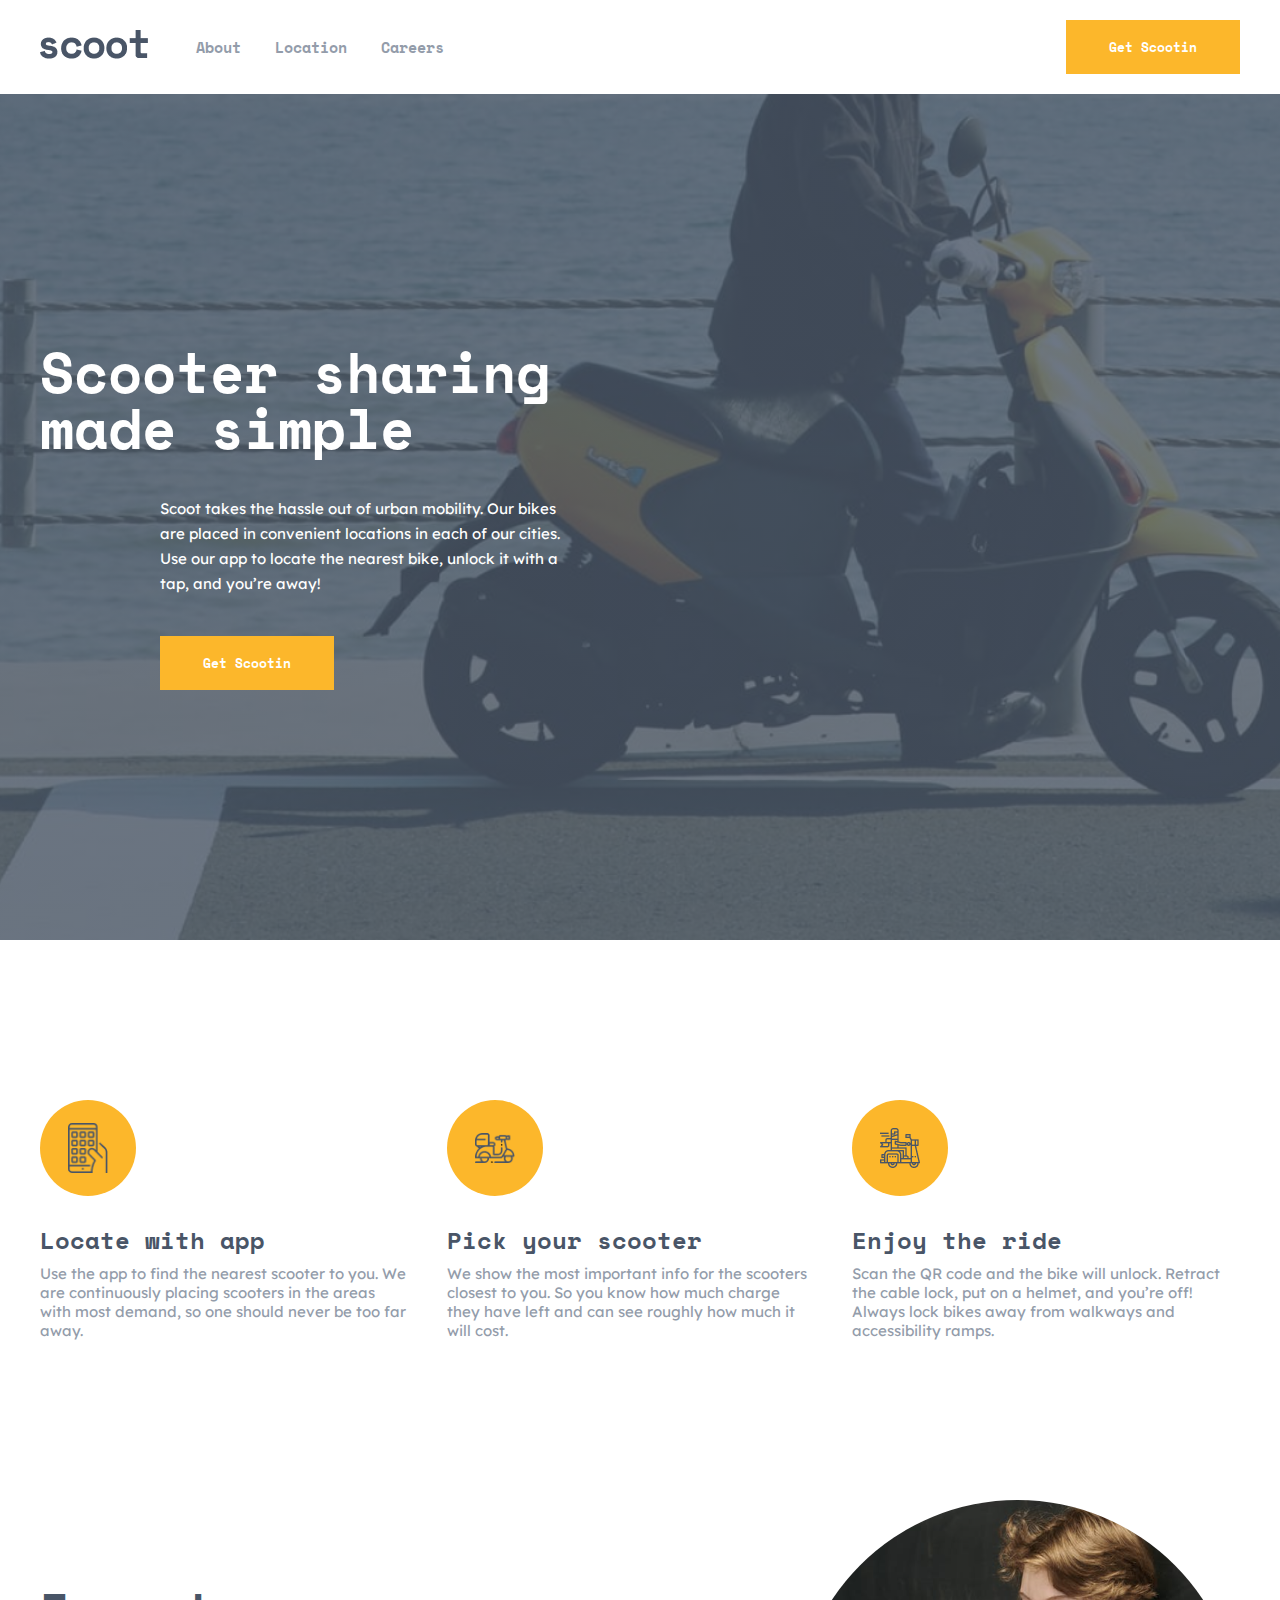
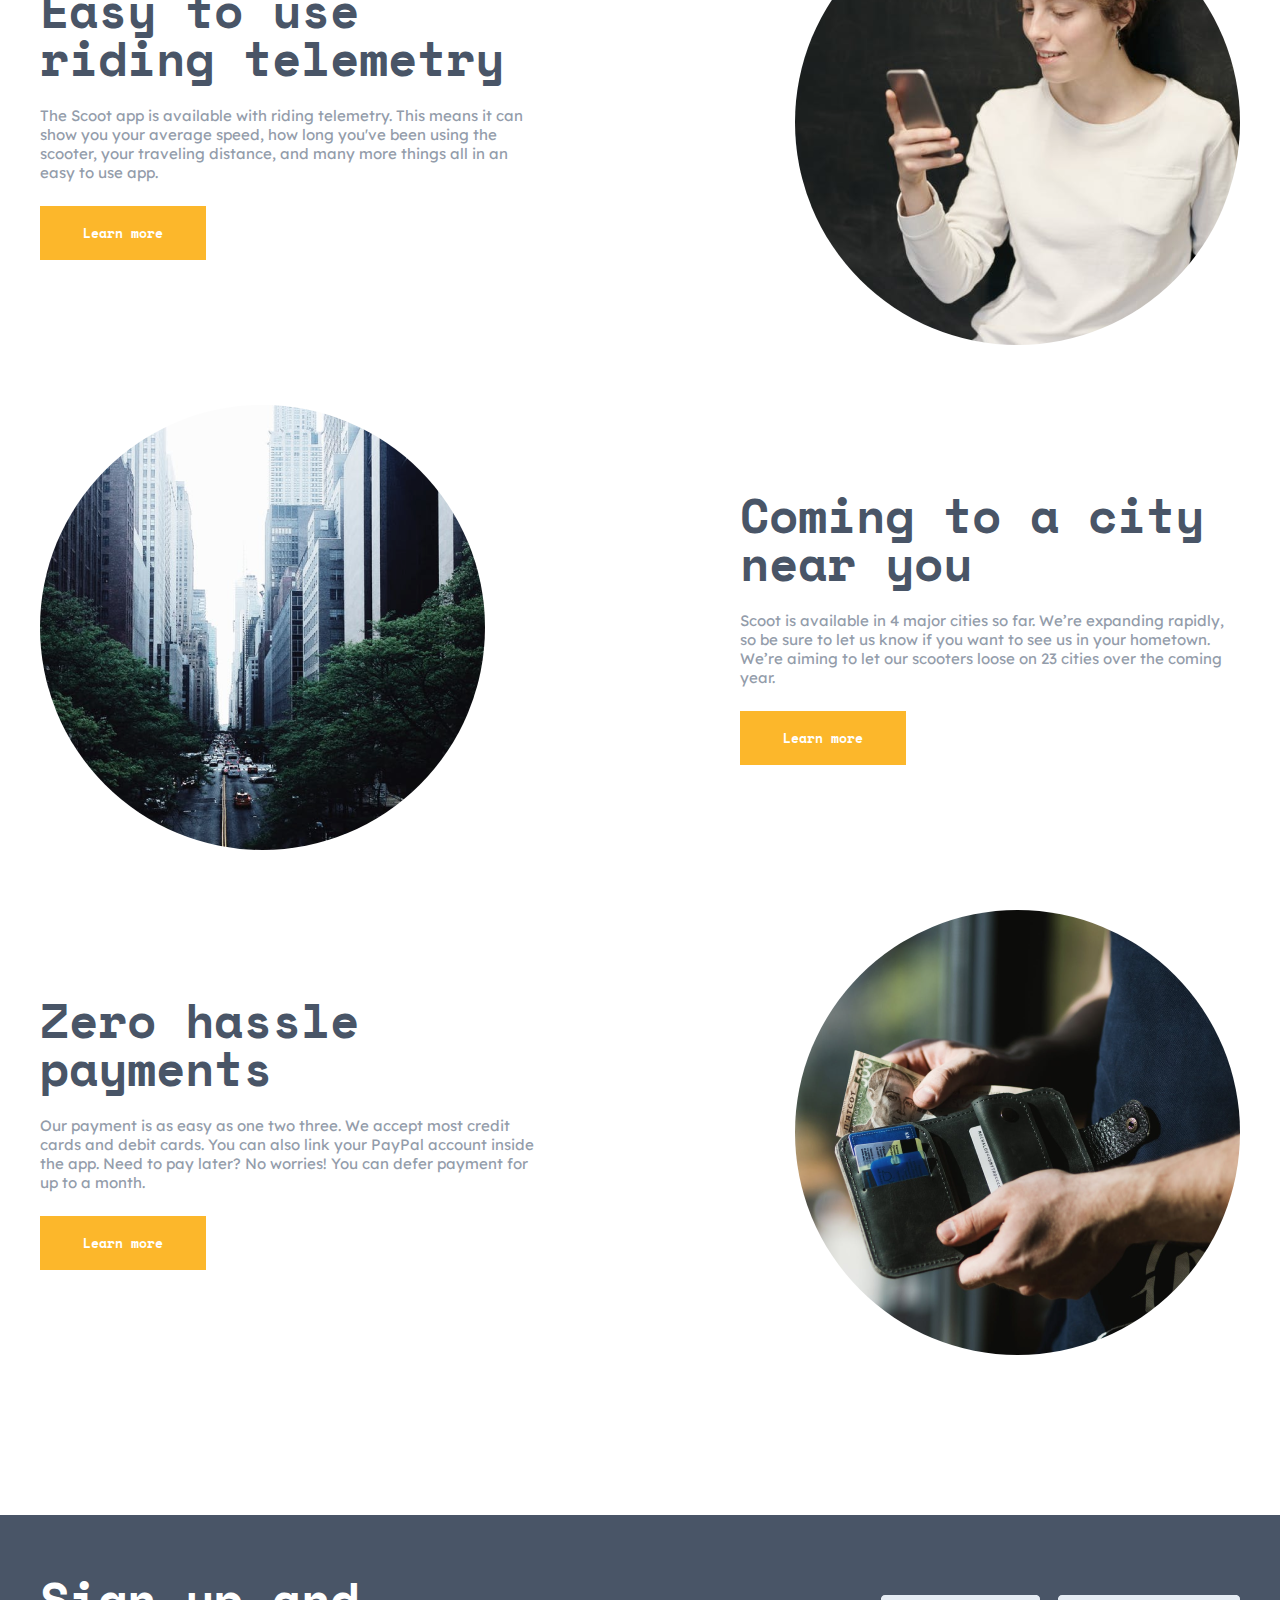
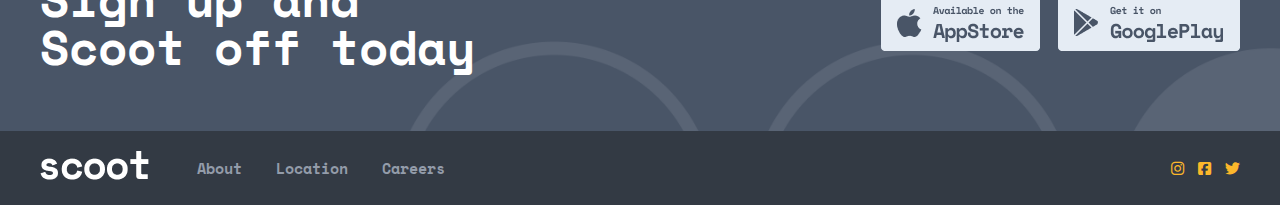
<file: index.html>
<!DOCTYPE html>
<html lang="en">
  <head>
    <meta charset="UTF-8" />
    <meta http-equiv="X-UA-Compatible" content="IE=edge" />
    <meta name="viewport" content="width=device-width, initial-scale=1.0" />

    <link rel="preconnect" href="https://fonts.googleapis.com" />
    <link rel="preconnect" href="https://fonts.gstatic.com" crossorigin />
    <link
      href="https://fonts.googleapis.com/css2?family=Space+Mono:ital,wght@0,400;0,700;1,400;1,700&display=swap"
      rel="stylesheet"
    />

    <link rel="preconnect" href="https://fonts.googleapis.com" />
    <link rel="preconnect" href="https://fonts.gstatic.com" crossorigin />
    <link
      href="https://fonts.googleapis.com/css2?family=Lexend+Deca:wght@100..900&family=Space+Mono:ital,wght@0,400;0,700;1,400;1,700&display=swap"
      rel="stylesheet"
    />

    <link
      rel="stylesheet"
      href="https://cdnjs.cloudflare.com/ajax/libs/font-awesome/6.6.0/css/all.min.css"
    />

    <link rel="stylesheet" href="css/general.css" />
    <link rel="stylesheet" href="css/style.css" />
    <link rel="stylesheet" href="css/queries.css" />

    <title>Scoot</title>
  </head>
  <body>
    <header class="padding flex container">
      <i class="hamburger fa-solid fa-bars"></i>
      <a href="/"
        ><img class="logo" src="img/scoot-logo.png" alt="scoot logo"
      /></a>
      <nav class="nav">
        <ul class="nav-list flex">
          <li><a class="link" href="about.html">About</a></li>
          <li><a class="link" href="#">Location</a></li>
          <li><a class="link" href="#">Careers</a></li>
        </ul>
      </nav>
      <button class="btn" type="button">Get Scootin</button>
    </header>
    <main>
      <section class="hero">
        <div class="container">
          <h1 class="white-text">Scooter sharing made simple</h1>
          <p class="hero-description">
            Scoot takes the hassle out of urban mobility. Our bikes are placed
            in convenient locations in each of our cities. Use our app to locate
            the nearest bike, unlock it with a tap, and you’re away!
          </p>
          <button class="btn btn-hero" type="button">Get Scootin</button>
        </div>
      </section>
      <section class="steps container flex">
        <article class="step flex">
          <figure class="orange-background">
            <img class="icon" src="img/phone-icon.png" alt="icon" />
          </figure>
          <hgroup class="group">
            <h2 class="dark-text h2-small">Locate with app</h2>
            <p class="step-description">
              Use the app to find the nearest scooter to you. We are
              continuously placing scooters in the areas with most demand, so
              one should never be too far away.
            </p>
          </hgroup>
        </article>
        <article class="step flex">
          <figure class="orange-background">
            <img class="icon" src="img/scooter-icon-1.png" alt="icon" />
          </figure>
          <hgroup class="group">
            <h2 class="dark-text h2-small">Pick your scooter</h2>
            <p class="step-description">
              We show the most important info for the scooters closest to you.
              So you know how much charge they have left and can see roughly how
              much it will cost.
            </p>
          </hgroup>
        </article>
        <article class="step flex">
          <figure class="orange-background">
            <img class="icon" src="img/scooter-icon-2.png" alt="icon" />
          </figure>
          <hgroup class="group">
            <h2 class="dark-text h2-small">Enjoy the ride</h2>
            <p class="step-description">
              Scan the QR code and the bike will unlock. Retract the cable lock,
              put on a helmet, and you’re off! Always lock bikes away from
              walkways and accessibility ramps.
            </p>
          </hgroup>
        </article>
      </section>
      <section class="flex qualities container">
        <article class="flex quality-1">
          <img
            class="img-circle img-quality"
            src="img/user.png"
            alt="user of app"
          />
          <div class="quality-content">
            <h2 class="dark-text">Easy to use riding telemetry</h2>
            <p class="quality-description">
              The Scoot app is available with riding telemetry. This means it
              can show you your average speed, how long you've been using the
              scooter, your traveling distance, and many more things all in an
              easy to use app.
            </p>
            <button class="btn" type="button">Learn more</button>
          </div>
        </article>
        <article class="flex quality-2">
          <img class="img-circle img-quality" src="img/city.png" alt="city" />
          <div class="quality-content">
            <h2 class="dark-text">Coming to a city near you</h2>
            <p class="quality-description">
              Scoot is available in 4 major cities so far. We’re expanding
              rapidly, so be sure to let us know if you want to see us in your
              hometown. We’re aiming to let our scooters loose on 23 cities over
              the coming year.
            </p>
            <button class="btn" type="button">Learn more</button>
          </div>
        </article>
        <article class="flex quality-3">
          <img
            class="img-circle img-quality"
            src="img/payment.png"
            alt="payment"
          />
          <div class="quality-content">
            <h2 class="dark-text">Zero hassle payments</h2>
            <p class="quality-description">
              Our payment is as easy as one two three. We accept most credit
              cards and debit cards. You can also link your PayPal account
              inside the app. Need to pay later? No worries! You can defer
              payment for up to a month.
            </p>
            <button class="btn" type="button">Learn more</button>
          </div>
        </article>
      </section>
      <section class="cta">
        <div class="cta-content container flex">
          <h2 class="white-text">Sign up and Scoot off today</h2>
          <img class="img-cta" src="img/stores.png" alt="app and play store" />
        </div>
      </section>
    </main>
    <footer class="padding">
      <div class="footer-content flex container">
        <a href="/"
          ><img class="logo" src="img/logo-white.png" alt="scoot logo"
        /></a>
        <nav class="nav">
          <ul class="nav-list flex">
            <li><a class="link" href="about.html">About</a></li>
            <li><a class="link" href="#">Location</a></li>
            <li><a class="link" href="#">Careers</a></li>
          </ul>
        </nav>
        <div class="social-media">
          <a href="#"><i class="fa-brands fa-instagram"></i></a>
          <a href="#"><i class="fa-brands fa-square-facebook"></i></a>
          <a href="#"><i class="fa-brands fa-twitter"></i></a>
        </div>
      </div>
    </footer>
  </body>
</html>
</file>
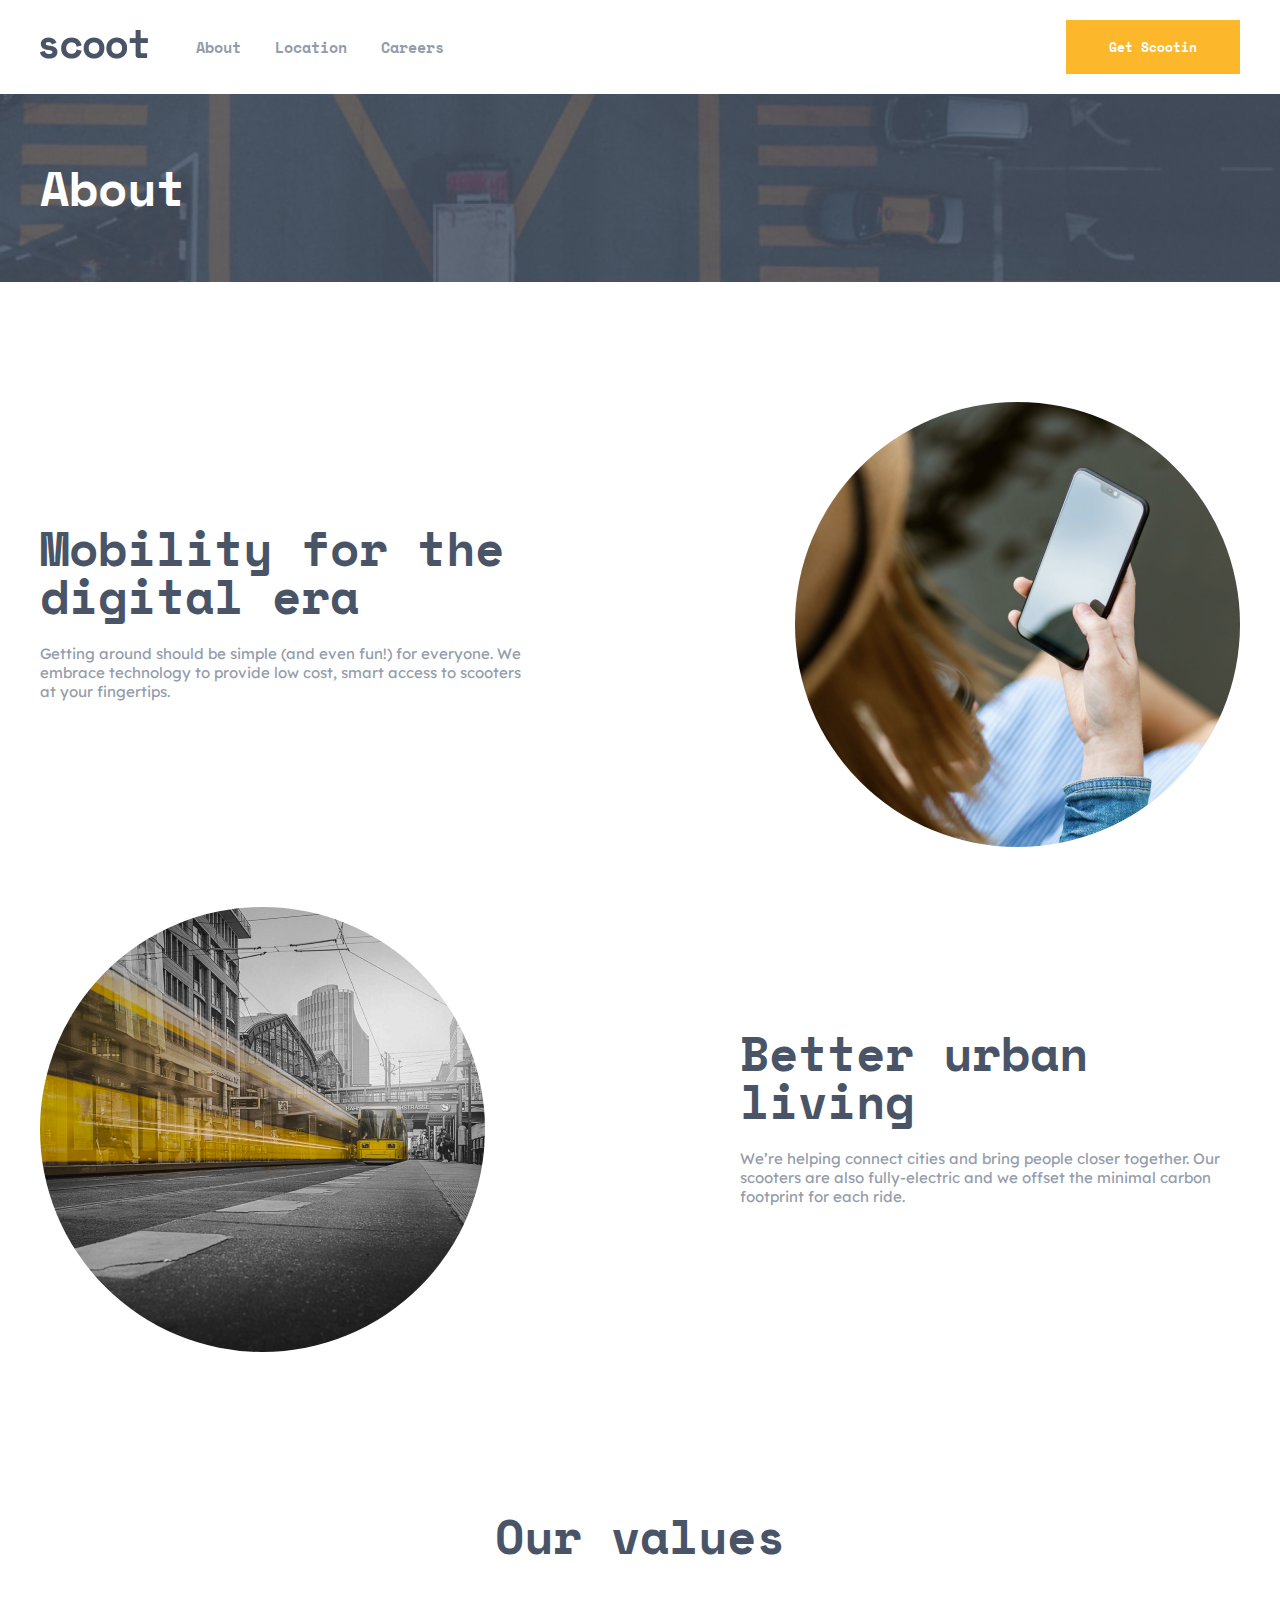
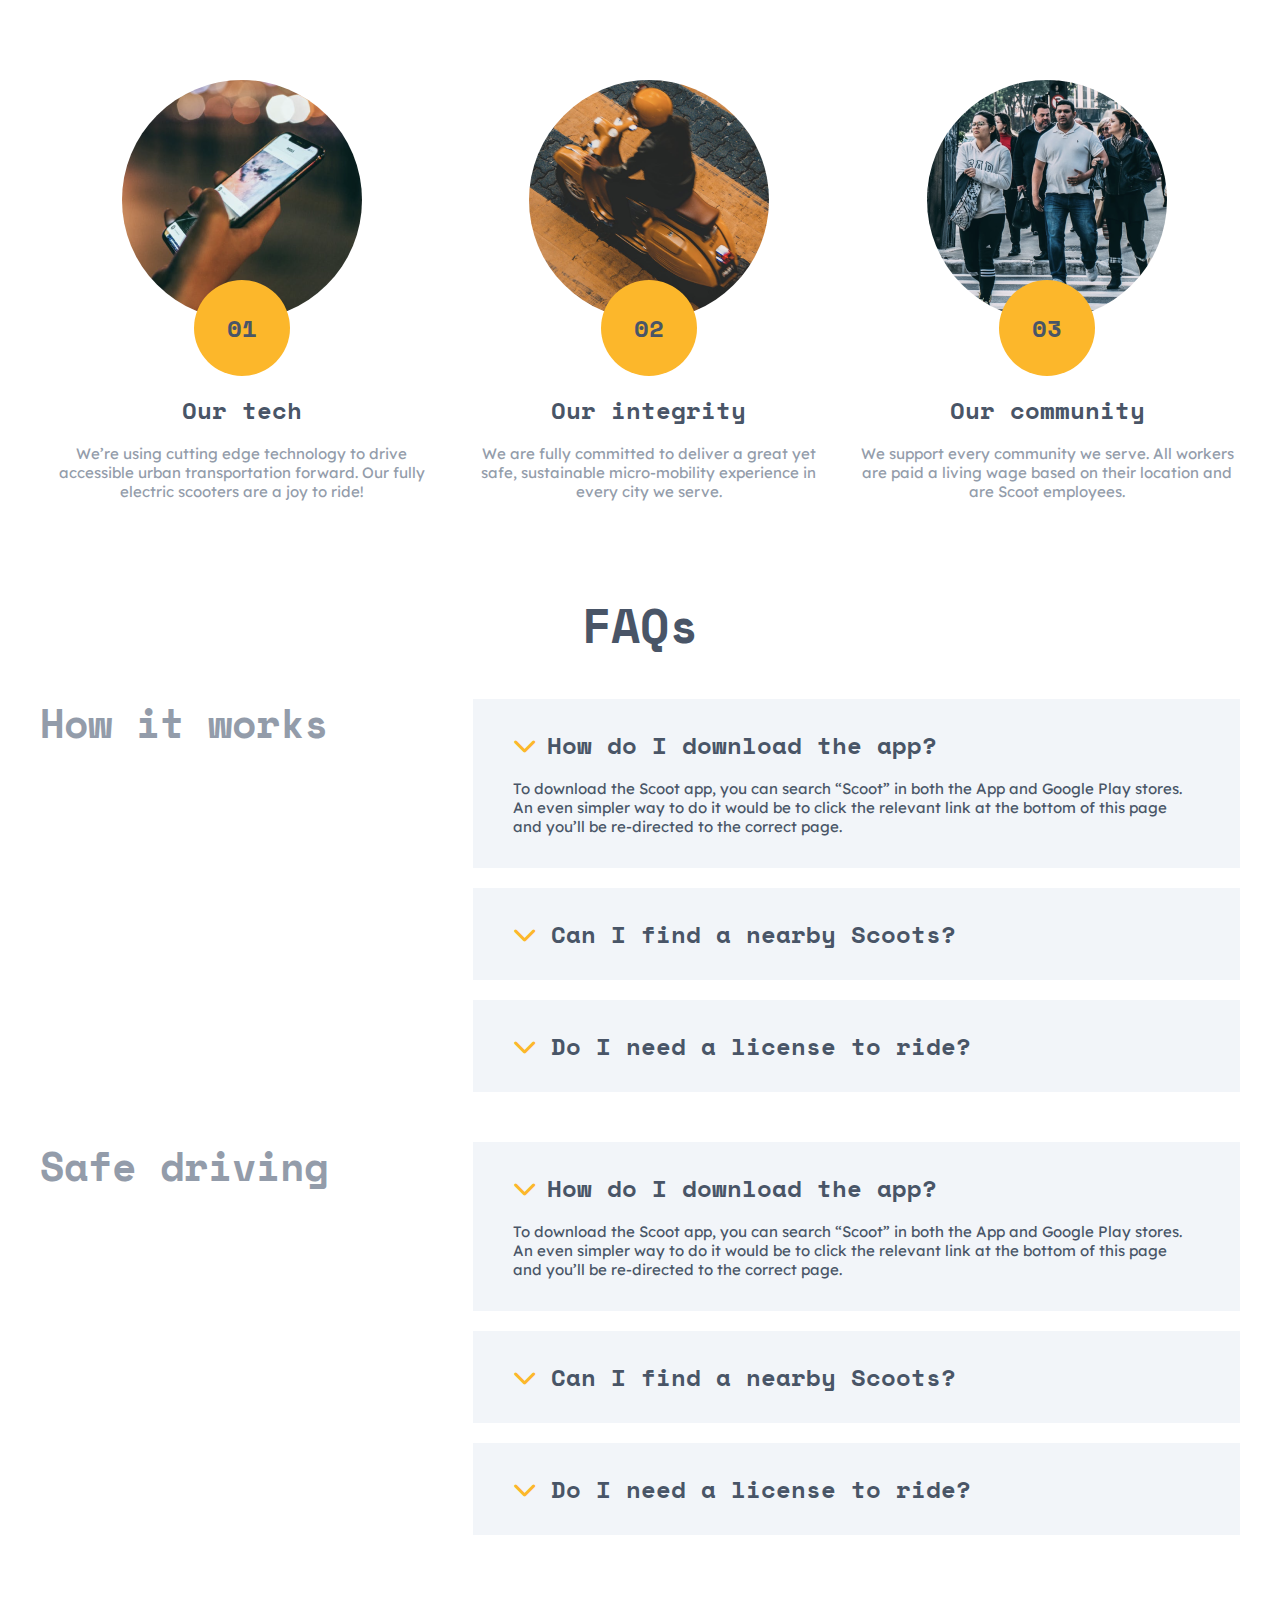
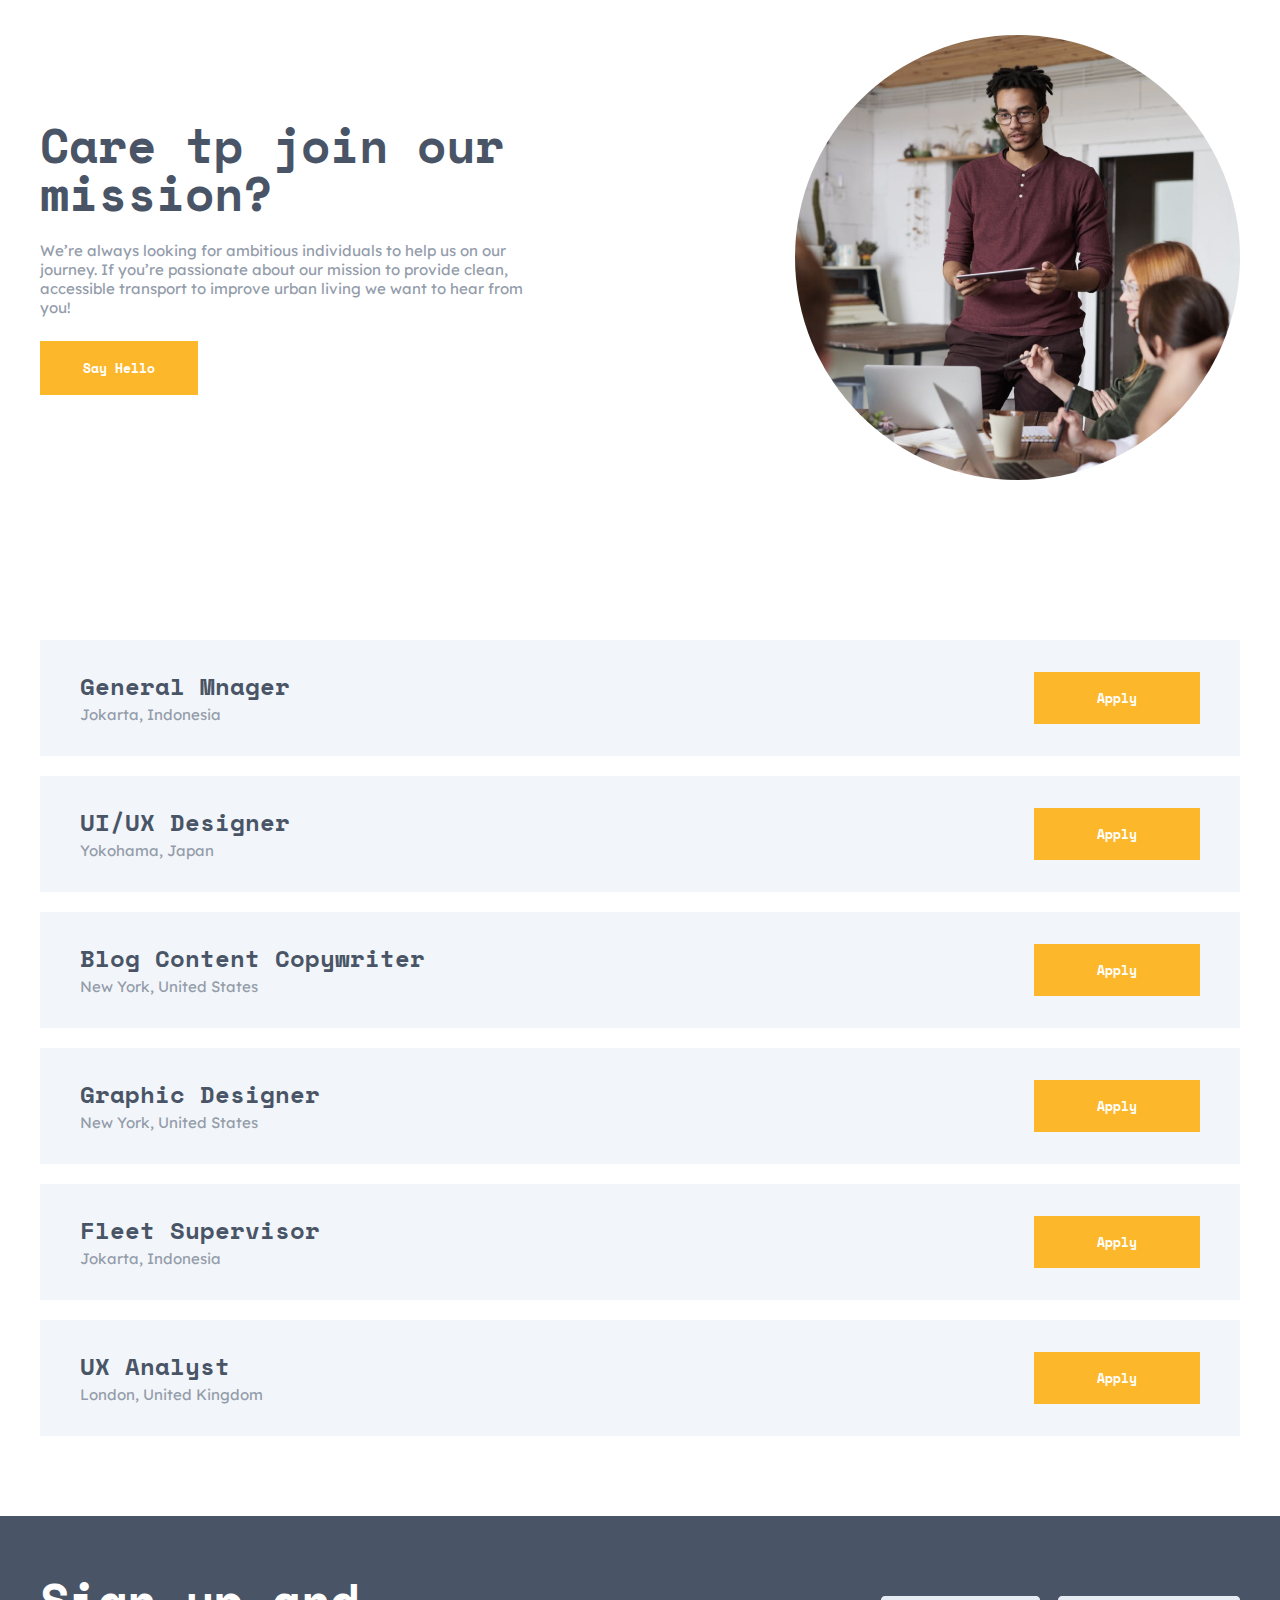
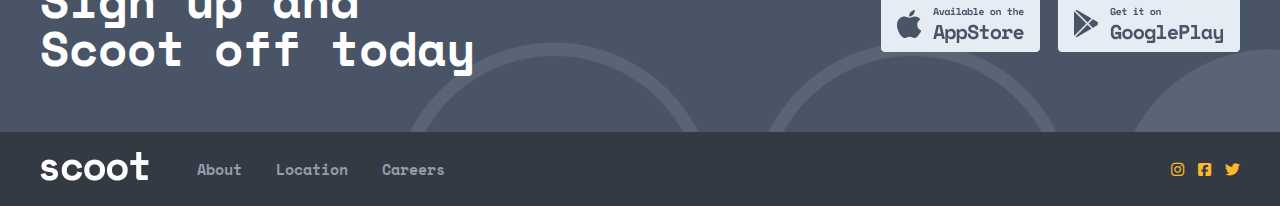
<file: about.html>
<!DOCTYPE html>
<html lang="en">
  <head>
    <meta charset="UTF-8" />
    <meta http-equiv="X-UA-Compatible" content="IE=edge" />
    <meta name="viewport" content="width=device-width, initial-scale=1.0" />

    <link rel="preconnect" href="https://fonts.googleapis.com" />
    <link rel="preconnect" href="https://fonts.gstatic.com" crossorigin />
    <link
      href="https://fonts.googleapis.com/css2?family=Space+Mono:ital,wght@0,400;0,700;1,400;1,700&display=swap"
      rel="stylesheet"
    />

    <link rel="preconnect" href="https://fonts.googleapis.com" />
    <link rel="preconnect" href="https://fonts.gstatic.com" crossorigin />
    <link
      href="https://fonts.googleapis.com/css2?family=Lexend+Deca:wght@100..900&family=Space+Mono:ital,wght@0,400;0,700;1,400;1,700&display=swap"
      rel="stylesheet"
    />

    <link
      rel="stylesheet"
      href="https://cdnjs.cloudflare.com/ajax/libs/font-awesome/6.6.0/css/all.min.css"
    />

    <link rel="stylesheet" href="css/general.css" />
    <link rel="stylesheet" href="css/style.css" />
    <link rel="stylesheet" href="css/queries.css" />

    <title>Scoot</title>
  </head>
  <body>
    <header class="padding header flex container">
      <i class="hamburger fa-solid fa-bars"></i>
      <a href="index.html"
        ><img class="logo" src="img/scoot-logo.png" alt="scoot logo"
      /></a>
      <nav class="nav">
        <ul class="nav-list flex">
          <li><a class="link" href="/">About</a></li>
          <li><a class="link" href="#">Location</a></li>
          <li><a class="link" href="#">Careers</a></li>
        </ul>
      </nav>
      <button class="btn" type="button">Get Scootin</button>
    </header>
    <div class="about-hero">
      <h2 class="white-text container">About</h2>
    </div>
    <section class="qualities container flex">
      <article class="quality-1 flex">
        <img class="img-circle img-quality" src="img/user-2.png" alt="user" />
        <hgroup class="quality-content">
          <h2 class="dark-text">Mobility for the digital era</h2>
          <p class="quality-description">
            Getting around should be simple (and even fun!) for everyone. We
            embrace technology to provide low cost, smart access to scooters at
            your fingertips.
          </p>
        </hgroup>
      </article>
      <article class="quality-2 flex">
        <img class="img-circle img-quality" src="img/urban.png" alt="urban" />
        <hgroup class="quality-content">
          <h2 class="dark-text">Better urban living</h2>
          <p class="quality-description">
            We’re helping connect cities and bring people closer together. Our
            scooters are also fully-electric and we offset the minimal carbon
            footprint for each ride.
          </p>
        </hgroup>
      </article>
    </section>
    <section class="values container">
      <h2 class="dark-text text-center">Our values</h2>
      <div class="flex">
        <article class="value">
          <img class="img-circle" src="img/tech.png" alt="using tech" />
          <strong class="orange-background value-number">01</strong>
          <strong>Our tech</strong>
          <p class="value-description text-center">
            We’re using cutting edge technology to drive accessible urban
            transportation forward. Our fully electric scooters are a joy to
            ride!
          </p>
        </article>
        <article class="value">
          <img class="img-circle" src="img/integrity.png" alt="integrity" />
          <strong class="orange-background value-number">02</strong>

          <strong>Our integrity</strong>
          <p class="value-description text-center">
            We are fully committed to deliver a great yet safe, sustainable
            micro-mobility experience in every city we serve.
          </p>
        </article>
        <article class="value">
          <img class="img-circle" src="img/community.png" alt="community" />
          <strong class="orange-background value-number">03</strong>

          <strong>Our community</strong>
          <p class="value-description text-center">
            We support every community we serve. All workers are paid a living
            wage based on their location and are Scoot employees.
          </p>
        </article>
      </div>
    </section>
    <section class="container">
      <h2 class="dark-text text-center">FAQs</h2>
      <div class="faq-grid">
        <h3>How it works</h3>
        <div class="faq-flex">
          <details class="faq-square" open>
            <summary>How do I download the app?</summary>
            <p class="faq-reponse">
              To download the Scoot app, you can search “Scoot” in both the App
              and Google Play stores. An even simpler way to do it would be to
              click the relevant link at the bottom of this page and you’ll be
              re-directed to the correct page.
            </p>
          </details>
          <div class="faq-square">
            <i class="fa-solid fa-chevron-down"></i>
            <strong>Can I find a nearby Scoots?</strong>
          </div>
          <div class="faq-square">
            <i class="fa-solid fa-chevron-down"></i>
            <strong>Do I need a license to ride?</strong>
          </div>
        </div>
        <h3>Safe driving</h3>
        <article class="faq-flex">
          <details class="faq-square" open>
            <summary>How do I download the app?</summary>
            <p class="faq-reponse">
              To download the Scoot app, you can search “Scoot” in both the App
              and Google Play stores. An even simpler way to do it would be to
              click the relevant link at the bottom of this page and you’ll be
              re-directed to the correct page.
            </p>
          </details>
          <div class="faq-square">
            <i class="fa-solid fa-chevron-down"></i>
            <strong>Can I find a nearby Scoots?</strong>
          </div>
          <div class="faq-square">
            <i class="fa-solid fa-chevron-down"></i>
            <strong>Do I need a license to ride?</strong>
          </div>
        </article>
      </div>
    </section>
    <section class="qualities container flex">
      <article class="quality-1 flex">
        <img class="img-circle img-quality" src="img/team.jpg" alt="team" />
        <div class="quality-content">
          <h2 class="dark-text">Care tp join our mission?</h2>
          <p class="quality-description">
            We’re always looking for ambitious individuals to help us on our
            journey. If you’re passionate about our mission to provide clean,
            accessible transport to improve urban living we want to hear from
            you!
          </p>
          <button class="btn" type="button">Say Hello</button>
        </div>
      </article>
    </section>
    <section class="container join">
      <article class="square flex">
        <hgroup>
          <h4>General Mnager</h4>
          <p>Jokarta, Indonesia</p>
        </hgroup>
        <button class="btn" type="button">Apply</button>
      </article>

      <article class="square flex">
        <hgroup>
          <h4>UI/UX Designer</h4>
          <p>Yokohama, Japan</p>
        </hgroup>
        <button class="btn" type="button">Apply</button>
      </article>
      <article class="square flex">
        <hgroup>
          <h4>Blog Content Copywriter</h4>
          <p>New York, United States</p>
        </hgroup>
        <button class="btn" type="button">Apply</button>
      </article>
      <article class="square flex">
        <hgroup>
          <h4>Graphic Designer</h4>
          <p>New York, United States</p>
        </hgroup>
        <button class="btn" type="button">Apply</button>
      </article>
      <article class="square flex">
        <hgroup>
          <h4>Fleet Supervisor</h4>
          <p>Jokarta, Indonesia</p>
        </hgroup>
        <button class="btn" type="button">Apply</button>
      </article>
      <article class="square flex">
        <hgroup>
          <h4>UX Analyst</h4>
          <p>London, United Kingdom</p>
        </hgroup>
        <button class="btn" type="button">Apply</button>
      </article>
    </section>
    <section class="cta">
      <div class="cta-content container flex">
        <h2 class="white-text">Sign up and Scoot off today</h2>
        <img class="img-cta" src="img/stores.png" alt="app and play store" />
      </div>
    </section>
    <footer>
      <div class="padding footer-content flex container">
        <a href="index.html"
          ><img class="logo" src="img/logo-white.png" alt="scoot logo"
        /></a>
        <nav class="nav">
          <ul class="nav-list flex">
            <li><a class="link" href="/">About</a></li>
            <li><a class="link" href="#">Location</a></li>
            <li><a class="link" href="#">Careers</a></li>
          </ul>
        </nav>
        <div class="social-media">
          <a href="#"><i class="fa-brands fa-instagram"></i></a>
          <a href="#"><i class="fa-brands fa-square-facebook"></i></a>
          <a href="#"><i class="fa-brands fa-twitter"></i></a>
        </div>
      </div>
    </footer>
  </body>
</html>
</file>
<file: css/general.css>
:root {
  --yellow: #fcb72b;
  --lightYellow: #fff4df;
  --darkNavy: #495567;
  --dimGrey: #939caa;
  --lightGrey: #e5ecf4;
  --snow: #f2f5f9;
}

* {
  padding: 0;
  margin: 0;
  box-sizing: border-box;
}

html {
  font-size: 62.5%;
}

body {
  font-family: "Lexend Deca", sans-serif;
  font-size: 1.5rem;
  color: var(--dimGrey);
}

li {
  list-style: none;
}

a {
  text-decoration: none;
  color: inherit;
}

h1 {
  font-family: "Space Mono", monospace;
  font-size: 5.6rem;
  line-height: 5.6rem;
  letter-spacing: -2.5;
  max-width: 55rem;
}

h2 {
  font-family: "Space Mono", monospace;
  font-size: 4.8rem;
  line-height: 4.8rem;
}

.h2-small {
  font-size: 2.4rem;
}

.dark-text {
  color: var(--darkNavy);
}

.white-text {
  color: #fff;
}

h3 {
  font-family: "Space Mono", monospace;
  font-size: 4rem;
  line-height: 4.8rem;
  letter-spacing: -1.79;
}

.flex {
  display: flex;
}

.btn {
  font-family: "Space Mono", monospace;
  font-weight: 700;
  padding: 1.4rem 4rem;
  background-color: var(--yellow);
  color: #fff;
  border: 3px solid transparent;
  cursor: pointer;
  transition: all 0.3s;
  flex-shrink: 0;
}

.btn:hover {
  border: 3px solid var(--yellow);
  background-color: transparent;
  color: var(--yellow);
}

.container {
  max-width: 124rem;
  margin: 0 auto;
  padding: 0 2rem;
}

summary,
strong,
h4 {
  font-size: 2.4rem;
  font-weight: 700;
  font-family: "Space Mono", monospace;
  line-height: 2.8rem;
  color: var(--darkNavy);
}

.orange-background {
  width: 9.6rem;
  height: 9.6rem;
  background-color: var(--yellow);
  border-radius: 50%;
  display: flex;
  align-items: center;
  justify-content: center;

  flex-shrink: 0;
}

.img-circle {
  border-radius: 50%;
}

.text-center {
  text-align: center;
}

.padding {
  padding: 2rem;
}
</file>
<file: css/style.css>
:root {
  --yellow: #fcb72b;
  --lightYellow: #fff4df;
  --darkNavy: #495567;
  --dimGrey: #939caa;
  --lightGrey: #e5ecf4;
  --snow: #f2f5f9;
}

/* /////////////////// */
/* HEADER */
/* /////////////////// */

header,
.footer-content {
  font-family: "Space Mono", monospace;
  font-weight: 700;
  /* padding: 2.4rem 0; */
  align-items: center;
  gap: 4.8rem;
}

.nav-list {
  gap: 3.4rem;
}

header .btn {
  margin-left: auto;
}

.link:link,
.link:visited {
  color: var(--dimGrey);
  transition: all 0.2s;
}
.link:hover,
.link:active {
  color: var(--yellow);
}

/* /////////////////// */
/* HERO SECTION */
/* /////////////////// */

.hero {
  background-image: linear-gradient(
      rgba(73, 85, 103, 0.8),
      rgba(73, 85, 103, 0.8)
    ),
    url(../img/Bitmap.jpg);
  background-size: cover;
  background-position: right;
  padding: 25rem 0;
}

.hero-description {
  color: #fff;
  line-height: 2.5rem;
  max-width: 40rem;
  margin: 4rem 0 4rem 12rem;
}

.btn-hero {
  margin-left: 12rem;
}

.hamburger {
  margin: 1.2rem 0;
  display: none;
  color: var(--yellow);
}

/* /////////////////// */
/* STEPS SECTION */
/* /////////////////// */

.steps {
  padding: 16rem 2rem;
  gap: 4rem;
}

.step {
  flex-direction: column;
  gap: 2rem;
}

.icon {
  width: 4rem;
}

@media (max-width: 67.75em) {
  .group {
    max-width: 40rem;
  }

  .steps {
    padding: 8rem 2rem 16rem 2rem;
    flex-wrap: wrap;
    justify-content: center;
  }

  .step {
    flex-direction: row;
    align-items: center;
    gap: 6rem;
  }

  .step-description {
    margin-top: 2rem;
  }
}

@media (max-width: 43.75em) {
  .step {
    text-align: center;
    flex-direction: column;
    gap: 2rem;
  }
}
/* /////////////////// */
/* QUALITY SECTION */
/* /////////////////// */

.qualities {
  margin-bottom: 16rem;
  flex-direction: column;
  gap: 6rem;
}

.quality-1,
.quality-2,
.quality-3 {
  align-items: center;
  justify-content: space-between;
  gap: 2.4rem;
}

.img-quality {
  max-width: 45rem;
}

.quality-description {
  margin: 2.4rem 0;
}

.quality-content {
  max-width: 50rem;
}

.quality-1,
.quality-3 {
  flex-direction: row-reverse;
}

@media (max-width: 67.75em) {
  .quality-1,
  .quality-2,
  .quality-3 {
    flex-direction: column;
    text-align: center;
  }
  .quality-content {
    max-width: 55rem;
  }
}

/* /////////////////// */
/* CTA SECTION */
/* /////////////////// */

.cta {
  background-image: url(../img/cta-background.png);
  background-repeat: no-repeat;
  background-position: top;
  background-size: cover;

  padding: 6rem 0;
}

.cta-content {
  justify-content: space-between;
  align-items: center;
  gap: 4rem;
}

.cta h2 {
  max-width: 45rem;
}

@media (max-width: 67.75em) {
  .cta-content {
    flex-direction: column;
  }

  .cta h2 {
    text-align: center;
  }
}

/* /////////////////// */
/* FOOTER SECTION */
/* /////////////////// */

footer {
  background-color: #333a44;
}

.fa-square-facebook {
  margin: 0 0.5rem;
}

.fa-brands {
  color: var(--yellow);
  transition: all 0.2s;
}

.fa-brands:hover {
  color: var(--dimGrey);
}

.social-media {
  margin-left: auto;
}

/* /////////////////// */
/* ABOUT PAGE */
/* /////////////////// */

.about-hero {
  background-image: linear-gradient(
      rgba(73, 85, 103, 0.8),
      rgba(73, 85, 103, 0.8)
    ),
    url(../img/about-background.png);
  background-size: cover;
  background-position: center;
  padding: 7rem 0;
  margin-bottom: 12rem;
}

/* /////////////////// */
/* VALUES SECTION */
/* /////////////////// */

.values {
  margin-bottom: 10rem;
}

.values div {
  gap: 3rem;
}

.values h2 {
  margin-bottom: 12rem;
}

.value {
  display: flex;
  flex-direction: column;
  align-items: center;
  gap: 2rem;
}

.value-number {
  margin-top: -6rem;
}

@media (max-width: 67.75em) {
  .values div {
    flex-direction: column;
    gap: 6rem;
  }

  .value-description {
    max-width: 45rem;
  }
}

/* /////////////////// */
/* FAQs SECTION */
/* /////////////////// */

.faq-grid {
  display: grid;
  grid-template-columns: 1fr 2fr;
  column-gap: 5rem;
  row-gap: 5rem;

  margin: 5rem 0 10rem 0;
}

.faq-flex {
  display: flex;
  flex-direction: column;
  gap: 2rem;
}

.faq-square strong {
  margin-left: 1rem;
}

.faq-square,
.square {
  padding: 3.2rem 4rem;
  background-color: var(--snow);
  cursor: pointer;
  transition: all 0.4s;
}

.faq-square:hover {
  background-color: var(--lightYellow);
}

.fa-solid {
  color: var(--yellow);
  font-size: 2.4rem;
}

.faq-reponse {
  color: var(--darkNavy);
  margin-top: 2rem;
}

summary {
  list-style: none;
}

summary::before {
  content: "\f054"; /* Unicode for Font Awesome arrow icon */
  font-family: "Font Awesome 5 Free";
  font-weight: 700; /* Ensures the icon is solid */
  display: inline-block;
  margin-right: 1rem;
  color: var(--yellow);
}

details[open] summary::before {
  content: "\f078";
}

/* /////////////////// */
/* CAREERS SECTION */
/* /////////////////// */
.join {
  margin-bottom: 8rem;
}
.square:not(:last-child) {
  margin-bottom: 2rem;
}

.square {
  justify-content: space-between;
}

.square .btn {
  padding: 1rem 6rem;
}

.square h4 {
  margin-bottom: 0.5rem;
}
</file>
<file: css/queries.css>
@media (max-width: 67.75em) {
  .btn {
    padding: 1rem 4rem;
  }

  .hero-description {
    margin: 3rem 0;
  }

  .btn-hero {
    margin-left: 0;
  }
  .hero {
    padding: 12rem 8rem;
    text-align: center;
    margin-bottom: 8rem;
  }

  .img-cta {
    margin: 0 auto;
  }
  .cta {
    padding: 5rem 0;
  }
  .faq-grid {
    grid-template-columns: 1fr;
    justify-items: center;
    margin: 8rem 0;
  }
  .hero div {
    display: flex;
    flex-direction: column;
    align-items: center;
  }
}

@media (max-width: 43.75em) {
  html {
    /* 9px / 16px  */
    font-size: 56.25%;
  }

  .hamburger {
    display: block;
  }

  header .nav,
  header .btn {
    display: none;
  }

  header a {
    margin: 0 auto;
  }

  footer .flex {
    flex-direction: column;
  }

  .social-media {
    margin: 0 auto;
  }

  .fa-brands {
    font-size: 3.2rem;
  }

  .footer-content {
    padding: 6rem 0;
  }

  .fa-square-facebook {
    margin: 0 2rem;
  }

  .nav-list {
    align-items: center;
  }

  .cta {
    padding: 8rem 4rem;
  }

  .img-cta {
    width: 30rem;
    margin: 0 auto;
  }

  .img-quality {
    max-width: 40rem;
  }
  .join .flex {
    flex-direction: column;
    gap: 2rem;
    align-items: center;
  }

  .join hgroup {
    text-align: center;
  }

  .qualities {
    margin-bottom: 8rem;
  }

  .values h2 {
    margin-bottom: 6rem;
  }
}

@media (max-width: 23.43em) {
  html {
    font-size: 50%;
  }

  .cta {
    padding: 8rem 2rem;
  }
  .img-quality {
    max-width: 35rem;
  }
  h1 {
    font-size: 4.5rem;
  }
  h2 {
    font-size: 3.6rem;
  }
  .hero {
    padding: 12rem 2rem;
  }
  .join .btn {
    width: 100%;
  }
  .about-hero {
    text-align: center;
    padding: 4rem 0;
    margin-bottom: 6rem;
  }
}
</file>
